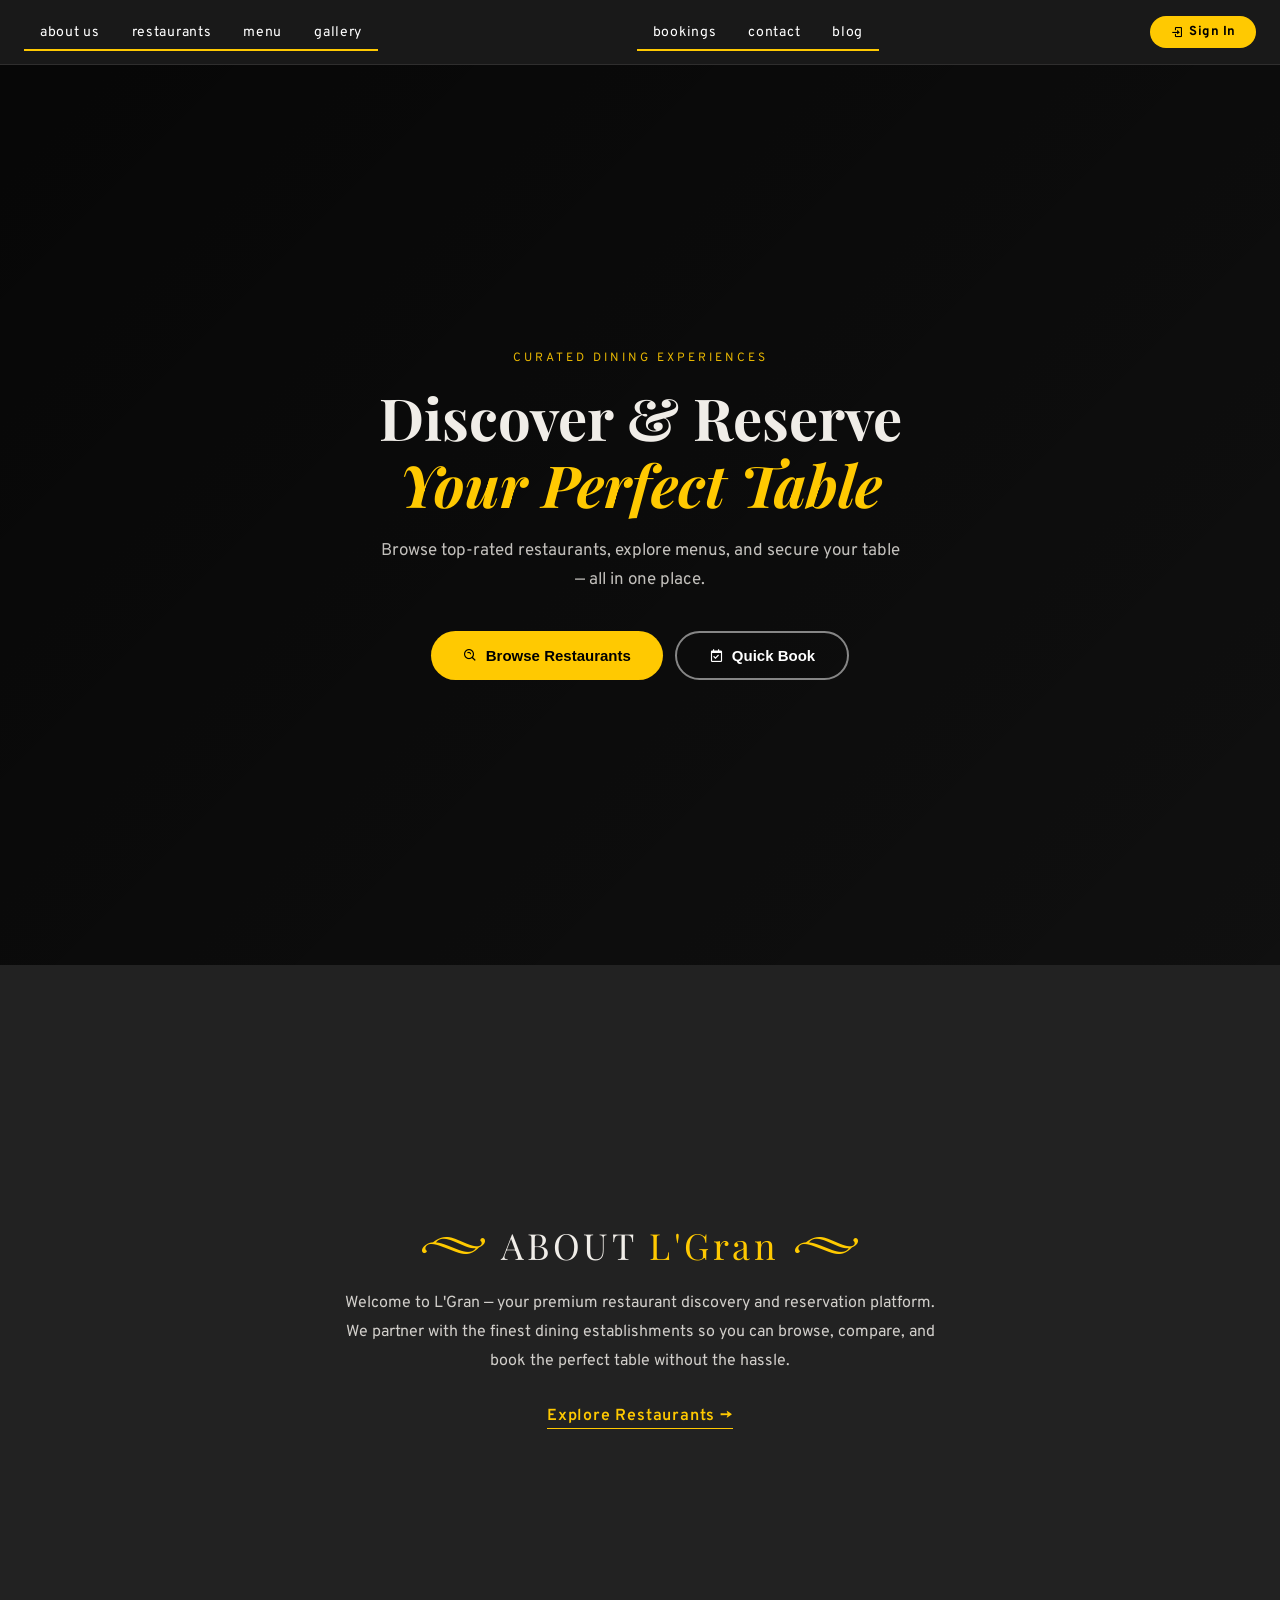
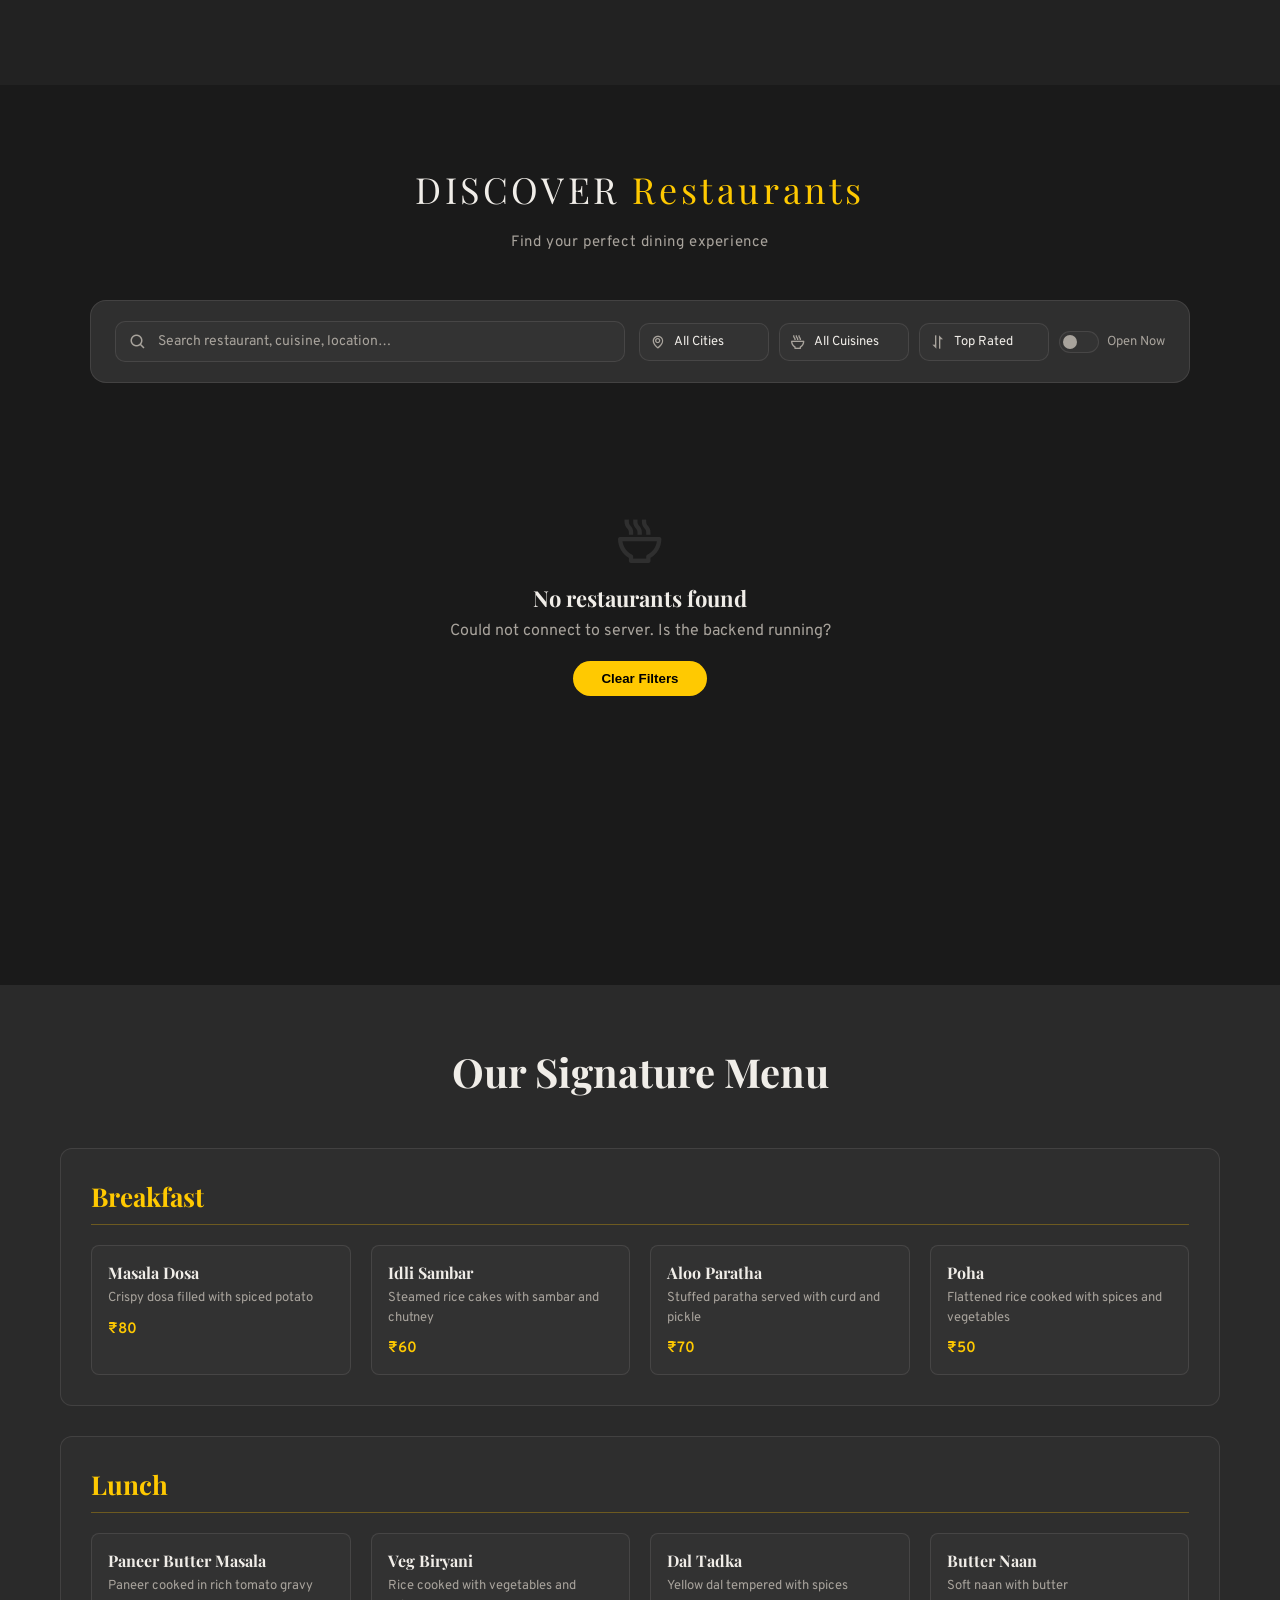
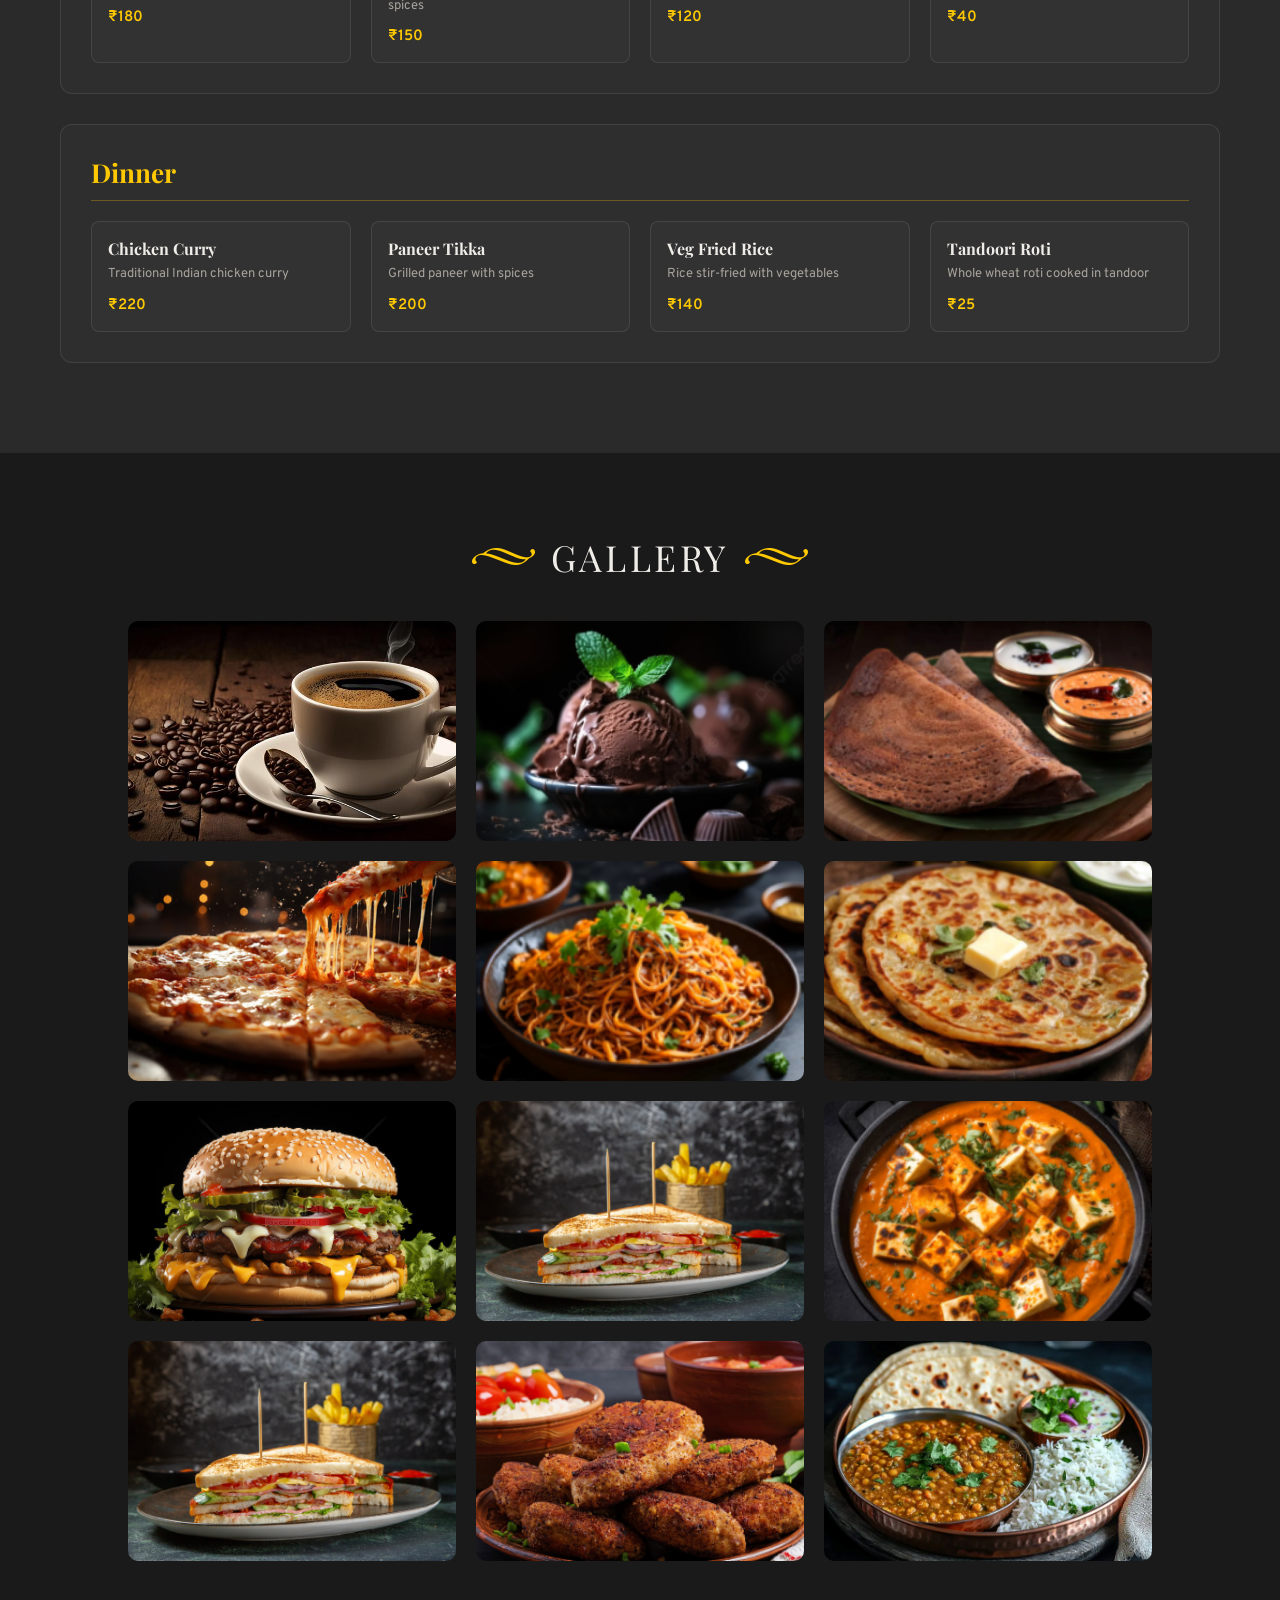
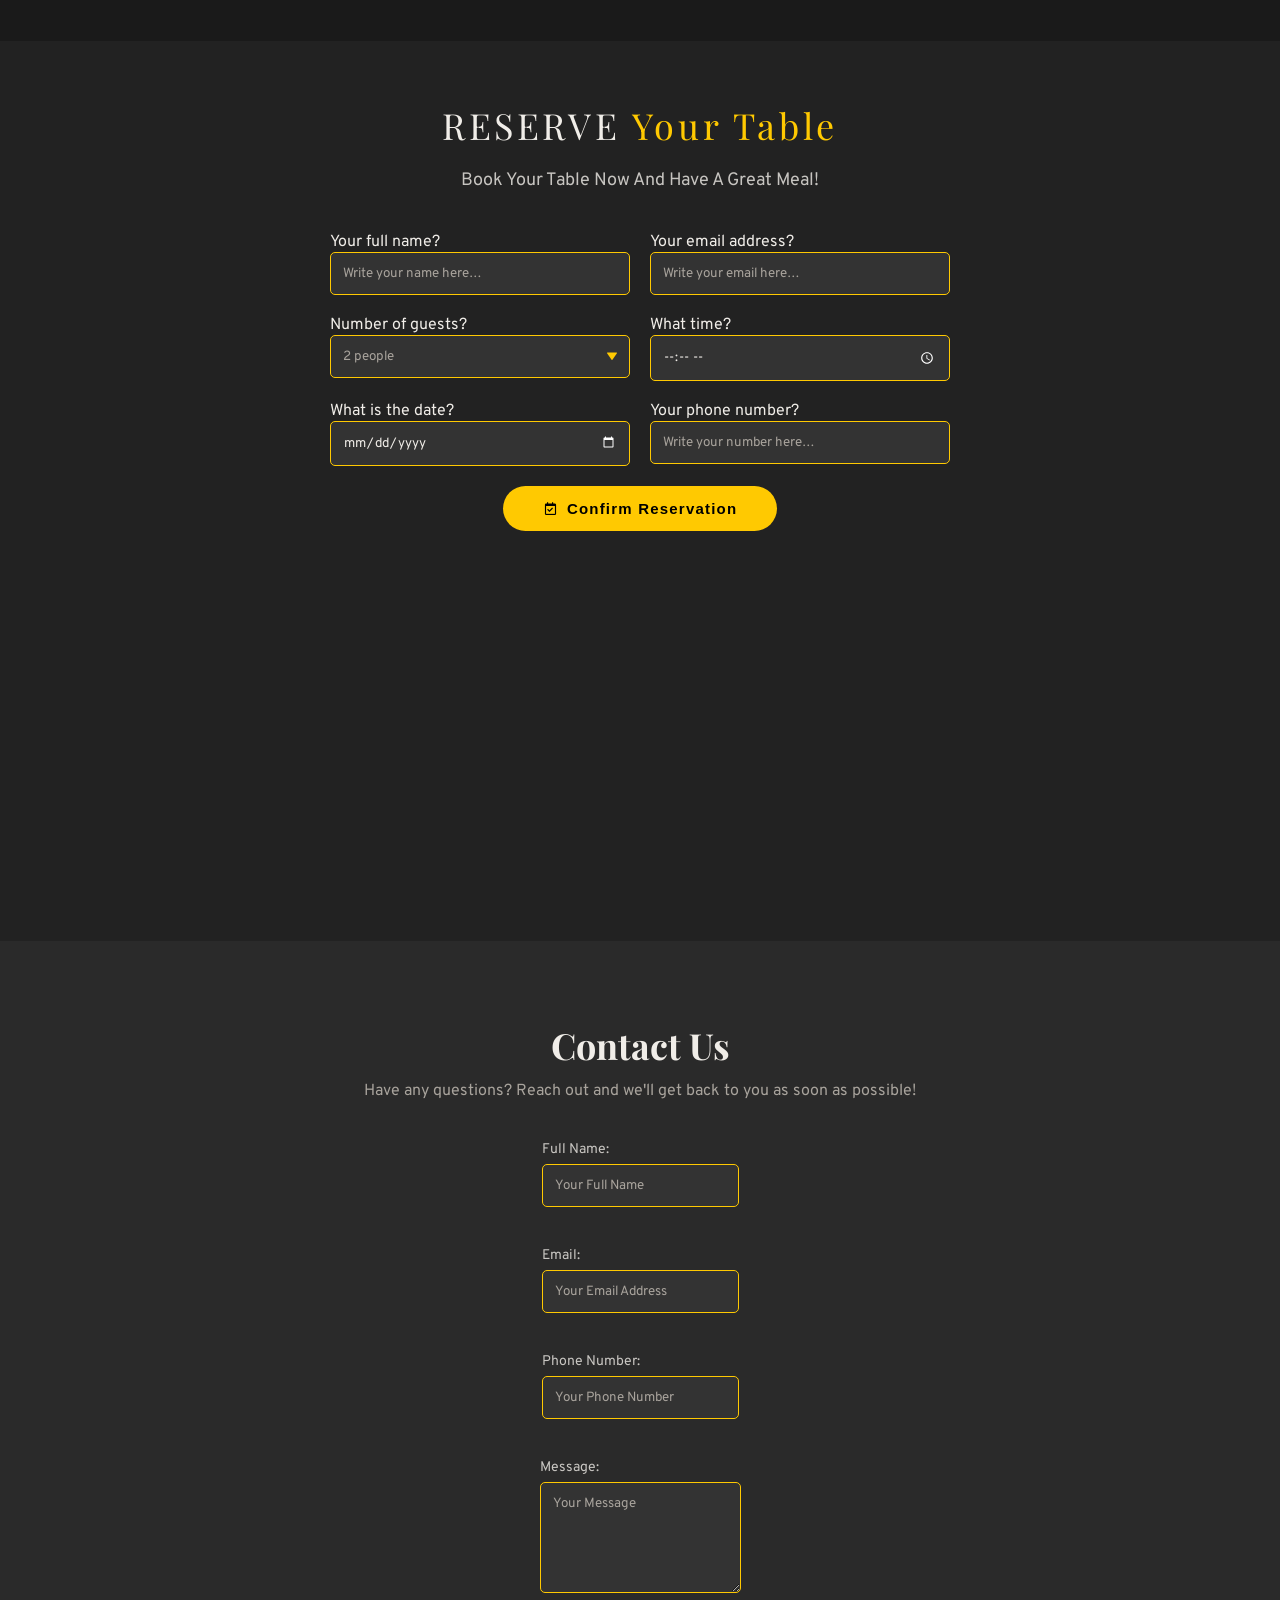
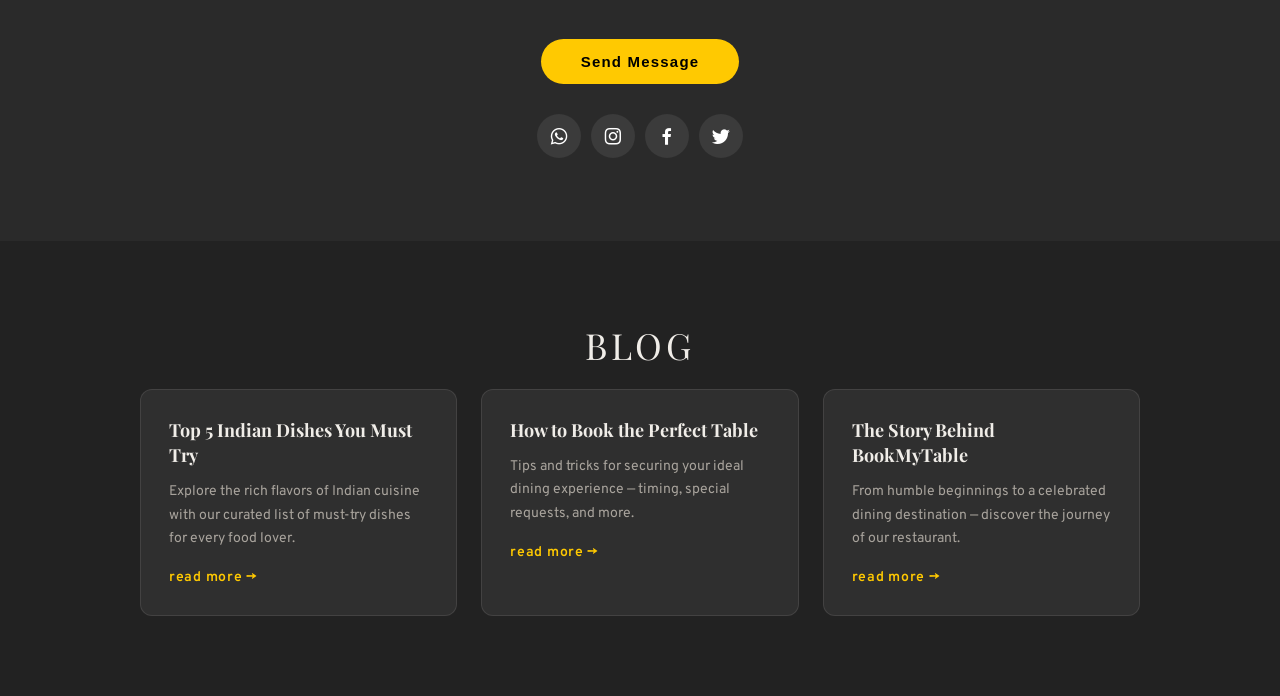
<file: index.html>
<!DOCTYPE html>
<html lang="en">

<head>
    <meta charset="UTF-8">
    <meta name="viewport" content="width=device-width, initial-scale=1.0">
    <title>BookMyTable — Discover & Reserve</title>

    <!-- Google Fonts -->
    <link rel="preconnect" href="https://fonts.googleapis.com">
    <link rel="preconnect" href="https://fonts.gstatic.com" crossorigin>
    <link href="https://fonts.googleapis.com/css2?family=Playfair+Display:ital,wght@0,500;0,700;1,500&family=Overpass:wght@300;400;600&display=swap" rel="stylesheet">

    <!-- Icons -->
    <link href='https://unpkg.com/boxicons@2.1.4/css/boxicons.min.css' rel='stylesheet'>

    <!-- Main CSS -->
    <link rel="stylesheet" href="style.css">
</head>

<body>
    <header>
        <nav>
            <ul class="left-links" type="none">
                <li><a href="#about"       class="link">about us</a></li>
                <li><a href="#restaurants" class="link">restaurants</a></li>
                <li><a href="#menu"        class="link">menu</a></li>
                <li><a href="#gallery"     class="link">gallery</a></li>
            </ul>

            <ul class="right-links" type="none">
                <li><a href="#booking"         class="link">bookings</a></li>
                <li><a href="#contact-section" class="link">contact</a></li>
                <li><a href="#blog"            class="link">blog</a></li>
            </ul>

            <div class="auth-controls" id="auth-controls"></div>

            <div class="menu-toggle">
                <i class='bx bx-menu'></i>
            </div>
        </nav>
    </header>

    <!-- HOME -->
    <section class="home show">
        <div class="overlay">
            <div class="home-content">
                <p class="home-eyebrow">Curated Dining Experiences</p>
                <h1>Discover &amp; Reserve<br><em>Your Perfect Table</em></h1>
                <p class="home-sub">Browse top-rated restaurants, explore menus, and secure your table — all in one place.</p>
                <div class="booking-box">
                    <button onclick="document.getElementById('restaurants').scrollIntoView({behavior:'smooth'})">
                        <i class='bx bx-search-alt'></i> Browse Restaurants
                    </button>
                    <button class="btn-outline" onclick="document.getElementById('booking').scrollIntoView({behavior:'smooth'})">
                        <i class='bx bx-calendar-check'></i> Quick Book
                    </button>
                </div>
            </div>
        </div>
    </section>

    <!-- ABOUT -->
    <section class="about" id="about">
        <div class="about-text">
            <div class="title">
                <img src="images/yellow wave.png" alt="">
                <p>ABOUT <span>L'Gran</span></p>
                <img src="images/yellow wave.png" alt="">
            </div>
            <p class="des">
                Welcome to L'Gran — your premium restaurant discovery and reservation platform.
                We partner with the finest dining establishments so you can browse, compare,
                and book the perfect table without the hassle.
            </p>
            <a href="#restaurants">
                Explore Restaurants <span>→</span>
            </a>
        </div>
    </section>

    <!-- RESTAURANTS -->
    <section class="restaurants-section" id="restaurants">
        <div class="restaurants-header">
            <div class="title">
                <p>DISCOVER <span>Restaurants</span></p>
            </div>
            <p class="section-sub">Find your perfect dining experience</p>
        </div>

        <!-- Search & Filter Bar -->
        <div class="filter-bar">
            <div class="search-wrap">
                <i class='bx bx-search'></i>
                <input
                    type="text"
                    id="restaurant-search"
                    placeholder="Search restaurant, cuisine, location…"
                    autocomplete="off"
                >
            </div>

            <div class="filter-selects">
                <div class="select-wrap">
                    <i class='bx bx-map'></i>
                    <select id="city-filter" title="Select City">
                        <option value="">All Cities</option>
                    </select>
                </div>

                <div class="select-wrap">
                    <i class='bx bx-bowl-hot'></i>
                    <select id="cuisine-filter" title="Select Cuisine">
                        <option value="">All Cuisines</option>
                    </select>
                </div>

                <div class="select-wrap">
                    <i class='bx bx-sort'></i>
                    <select id="sort-filter" title="Sort">
                        <option value="rating">Top Rated</option>
                        <option value="name">A-Z</option>
                    </select>
                </div>

                <label class="toggle-label">
                    <input type="checkbox" id="open-only-filter">
                    <span class="toggle-track"></span>
                    <span class="toggle-text">Open Now</span>
                </label>
            </div>
        </div>

        <!-- Restaurant Grid -->
        <div class="restaurant-grid" id="restaurant-grid">
            <!-- Cards injected by script.js -->
        </div>

        <!-- Loading / Empty States -->
        <div class="loading-spinner" id="restaurants-loading">
            <div class="spinner"></div>
            <p>Finding the finest restaurants…</p>
        </div>

        <div class="empty-state" id="restaurants-empty" >
            <i class='bx bx-bowl-hot'></i>
            <h3>No restaurants found</h3>
            <p>Try adjusting your filters or search term.</p>
            <button onclick="resetFilters()">Clear Filters</button>
        </div>
    </section>

    <!-- MENU -->
    <section class="menu" id="menu">
        <h1>Our Signature Menu</h1>

        <div class="menu-category">
            <h2>Breakfast</h2>
            <div class="menu-items">
                <div class="item"><h3>Masala Dosa</h3><p>Crispy dosa filled with spiced potato</p><span>₹80</span></div>
                <div class="item"><h3>Idli Sambar</h3><p>Steamed rice cakes with sambar and chutney</p><span>₹60</span></div>
                <div class="item"><h3>Aloo Paratha</h3><p>Stuffed paratha served with curd and pickle</p><span>₹70</span></div>
                <div class="item"><h3>Poha</h3><p>Flattened rice cooked with spices and vegetables</p><span>₹50</span></div>
            </div>
        </div>

        <div class="menu-category">
            <h2>Lunch</h2>
            <div class="menu-items">
                <div class="item"><h3>Paneer Butter Masala</h3><p>Paneer cooked in rich tomato gravy</p><span>₹180</span></div>
                <div class="item"><h3>Veg Biryani</h3><p>Rice cooked with vegetables and spices</p><span>₹150</span></div>
                <div class="item"><h3>Dal Tadka</h3><p>Yellow dal tempered with spices</p><span>₹120</span></div>
                <div class="item"><h3>Butter Naan</h3><p>Soft naan with butter</p><span>₹40</span></div>
            </div>
        </div>

        <div class="menu-category">
            <h2>Dinner</h2>
            <div class="menu-items">
                <div class="item"><h3>Chicken Curry</h3><p>Traditional Indian chicken curry</p><span>₹220</span></div>
                <div class="item"><h3>Paneer Tikka</h3><p>Grilled paneer with spices</p><span>₹200</span></div>
                <div class="item"><h3>Veg Fried Rice</h3><p>Rice stir-fried with vegetables</p><span>₹140</span></div>
                <div class="item"><h3>Tandoori Roti</h3><p>Whole wheat roti cooked in tandoor</p><span>₹25</span></div>
            </div>
        </div>
    </section>

    <!-- GALLERY -->
    <section class="gallery" id="gallery">
        <div class="title">
            <img src="images/yellow wave.png" alt="">
            <p>GALLERY</p>
            <img src="images/yellow wave.png" alt="">
        </div>
        <div class="gallery-image">
            <div>
                <img src="images/cofee.jpg" alt="Coffee">
                <img src="images/pizza.png" alt="Pizza">
                <img src="images/Burger.png" alt="Burger">
                <img src="images/sandwich.png" alt="Sandwich">
            </div>
            <div>
                <img src="images/ice-ceam.png" alt="Ice Cream">
                <img src="images/noodle.png" alt="Noodles">
                <img src="images/sandwich.png" alt="Sandwich">
                <img src="images/cutlet.png" alt="Cutlet">
            </div>
            <div>
                <img src="images/dosa.png" alt="Dosa">
                <img src="images/aloo-pratha.png" alt="Aloo Paratha">
                <img src="images/paneer.png" alt="Paneer">
                <img src="images/dal-makhani.png" alt="Dal Makhani">
            </div>
        </div>
    </section>

    <!-- BOOKING -->
    <section class="booking" id="booking">
        <div class="title">
            <p>RESERVE <span>Your Table</span></p>
        </div>
        <p class="sub-title">Book Your Table Now And Have A Great Meal!</p>

        <!-- Selected restaurant banner (shown when selected from card) -->
        <div class="selected-restaurant-banner" id="selected-restaurant-banner" >
            <div class="srb-inner">
                <i class='bx bxs-store'></i>
                <div>
                    <p class="srb-label">Booking at</p>
                    <p class="srb-name" id="srb-name">—</p>
                </div>
                <button class="srb-clear" onclick="clearSelectedRestaurant()">
                    <i class='bx bx-x'></i> Change
                </button>
            </div>
        </div>

        <form action="" id="booking-form">
            <input type="hidden" id="booking-restaurant-id"   name="restaurant_id">
            <input type="hidden" id="booking-restaurant-name" name="restaurant_name">

            <div class="first">
                <div class="input">
                    <p>Your full name?</p>
                    <input type="text" id="b-name" placeholder="Write your name here…">
                </div>
                <div class="input">
                    <p>Your email address?</p>
                    <input type="email" id="b-email" placeholder="Write your email here…">
                </div>
            </div>
            <div class="mid">
                <div class="input">
                    <p>Number of guests?</p>
                    <div class="input-i">
                        <input type="number" id="b-guests" min="1" max="20" placeholder="2 people">
                        <i class='bx bxs-down-arrow'></i>
                    </div>
                </div>
                <div class="input">
                    <p>What time?</p>
                    <div class="input-i">
                        <input type="time" id="b-time" placeholder="Time">
                    </div>
                </div>
            </div>
            <div class="last">
                <div class="input">
                    <p>What is the date?</p>
                    <div class="input-i">
                        <input type="date" id="b-date" name="date" placeholder="Date">
                    </div>
                </div>
                <div class="input">
                    <p>Your phone number?</p>
                    <input type="tel" id="b-phone" placeholder="Write your number here…">
                </div>
            </div>
            <button class="btn" type="submit">
                <i class='bx bx-calendar-check'></i> Confirm Reservation
            </button>
        </form>
    </section>

    <!-- CONTACT -->
    <section class="contact-section" id="contact-section">
        <div class="container">
            <h2>Contact Us</h2>
            <p>Have any questions? Reach out and we'll get back to you as soon as possible!</p>

            <form action="" method="POST" class="contact-form">
                <div class="form-group">
                    <label for="name">Full Name:</label>
                    <input type="text" id="name" name="name" placeholder="Your Full Name">
                </div>
                <div class="form-group">
                    <label for="email">Email:</label>
                    <input type="email" id="email" name="email" placeholder="Your Email Address">
                </div>
                <div class="form-group">
                    <label for="phone">Phone Number:</label>
                    <input type="tel" id="phone" name="phone" placeholder="Your Phone Number">
                </div>
                <div class="form-group">
                    <label for="message">Message:</label>
                    <textarea id="message" name="message" placeholder="Your Message" rows="5"></textarea>
                </div>
                <button type="submit" class="btn">Send Message</button>
            </form>

            <div class="contact-info">
                <div class="social-icons">
                    <a href="https://wa.me/" target="_blank" rel="noopener noreferrer" title="WhatsApp"><i class='bx bxl-whatsapp'></i></a>
                    <a href="https://instagram.com/yourusername" target="_blank" rel="noopener noreferrer" title="Instagram"><i class='bx bxl-instagram'></i></a>
                    <a href="https://facebook.com/yourusername" target="_blank" rel="noopener noreferrer" title="Facebook"><i class='bx bxl-facebook'></i></a>
                    <a href="https://twitter.com/yourusername" target="_blank" rel="noopener noreferrer" title="Twitter"><i class='bx bxl-twitter'></i></a>
                </div>
            </div>
        </div>
    </section>

    <!-- BLOG -->
    <section class="blog-section" id="blog">
        <div class="container">
            <div class="title"><p>BLOG</p></div>
            <div class="blog-grid">
                <div class="blog-card">
                    <h3>Top 5 Indian Dishes You Must Try</h3>
                    <p>Explore the rich flavors of Indian cuisine with our curated list of must-try dishes for every food lover.</p>
                    <a href="#" class="link">Read More →</a>
                </div>
                <div class="blog-card">
                    <h3>How to Book the Perfect Table</h3>
                    <p>Tips and tricks for securing your ideal dining experience — timing, special requests, and more.</p>
                    <a href="#" class="link">Read More →</a>
                </div>
                <div class="blog-card">
                    <h3>The Story Behind BookMyTable</h3>
                    <p>From humble beginnings to a celebrated dining destination — discover the journey of our restaurant.</p>
                    <a href="#" class="link">Read More →</a>
                </div>
            </div>
        </div>
    </section>

    <!-- TOAST NOTIFICATION -->
    <div class="toast" id="toast"></div>

    <script src="script.js"></script>
</body>

</html>
</file>
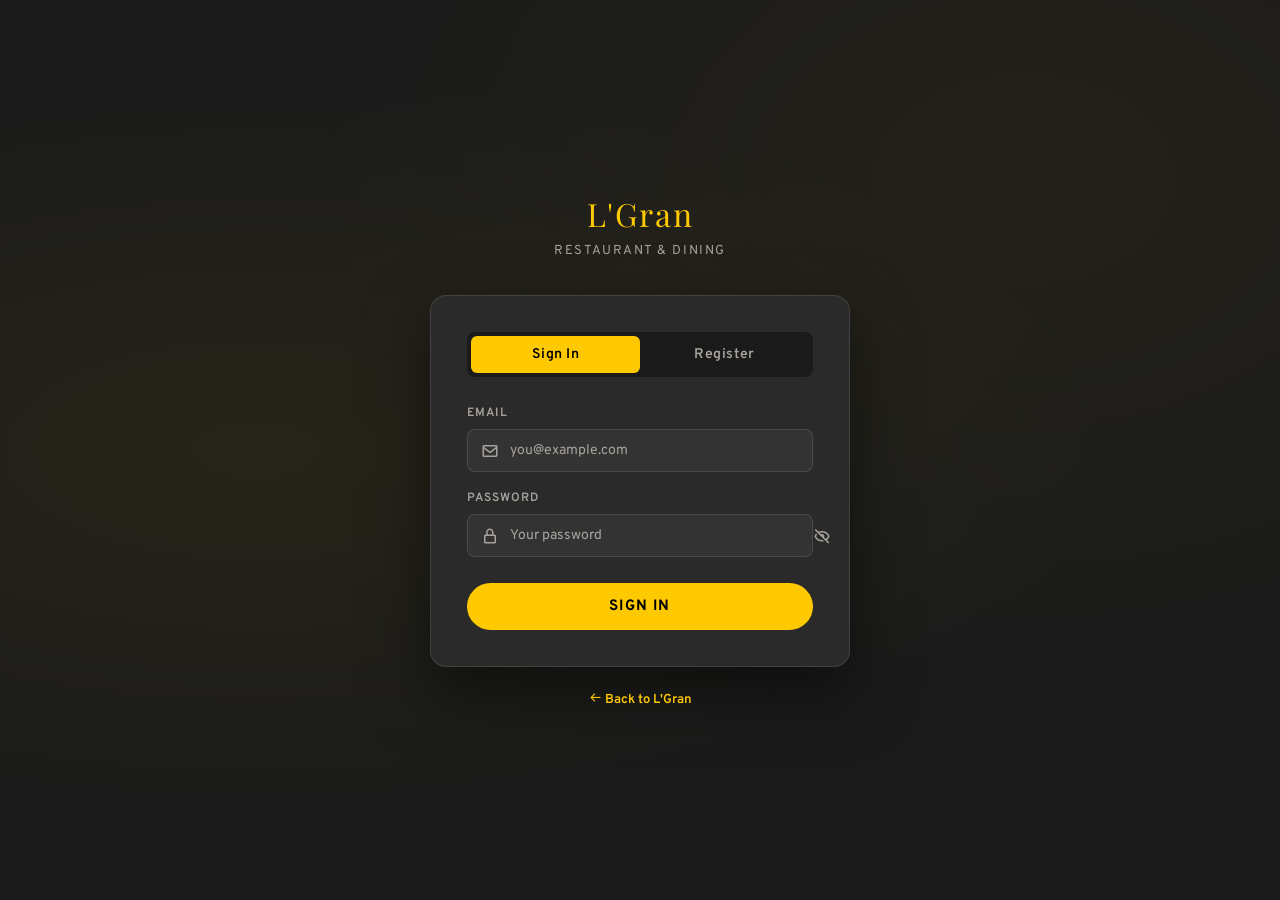
<file: login.html>
<!DOCTYPE html>
<html lang="en">

<head>
    <meta charset="UTF-8">
    <meta name="viewport" content="width=device-width, initial-scale=1.0">
    <title>Login — L'Gran</title>

    <!-- Google Fonts -->
    <link rel="preconnect" href="https://fonts.googleapis.com">
    <link rel="preconnect" href="https://fonts.gstatic.com" crossorigin>
    <link href="https://fonts.googleapis.com/css2?family=Playfair+Display:wght@500;700&family=Overpass:wght@300;400;600&display=swap" rel="stylesheet">

    <!-- Icons -->
    <link href="https://unpkg.com/boxicons@2.1.4/css/boxicons.min.css" rel="stylesheet">

    <style>
        :root {
            --primary:    #ffc901;
            --bg-dark:    #1a1a1a;
            --bg-card:    #2a2a2a;
            --bg-input:   #333333;
            --text-main:  #f0ede8;
            --text-muted: #a8a39c;
            --border:     rgba(240, 237, 232, 0.12);
        }

        * { margin: 0; padding: 0; box-sizing: border-box; }

        body {
            font-family: 'Overpass', sans-serif;
            background: var(--bg-dark);
            color: var(--text-main);
            min-height: 100vh;
            display: flex;
            flex-direction: column;
            align-items: center;
            justify-content: center;
            padding: 20px;
            background-image:
                radial-gradient(ellipse at 20% 50%, rgba(255,201,1,0.06) 0%, transparent 60%),
                radial-gradient(ellipse at 80% 20%, rgba(255,201,1,0.04) 0%, transparent 50%);
        }

        .brand {
            font-family: 'Playfair Display', serif;
            font-size: 32px;
            color: var(--primary);
            margin-bottom: 8px;
            letter-spacing: 0.05em;
        }

        .brand-sub {
            font-size: 13px;
            color: var(--text-muted);
            letter-spacing: 0.12em;
            text-transform: uppercase;
            margin-bottom: 36px;
        }

        .card {
            background: var(--bg-card);
            border: 1px solid var(--border);
            border-radius: 16px;
            width: 100%;
            max-width: 420px;
            padding: 36px;
            box-shadow: 0 24px 64px rgba(0,0,0,0.5);
        }

        /* ── Tabs ── */
        .tabs {
            display: flex;
            background: var(--bg-dark);
            border-radius: 8px;
            padding: 4px;
            margin-bottom: 28px;
        }

        .tab-btn {
            flex: 1;
            padding: 10px;
            border: none;
            background: transparent;
            color: var(--text-muted);
            font-family: 'Overpass', sans-serif;
            font-size: 14px;
            font-weight: 600;
            border-radius: 6px;
            cursor: pointer;
            transition: all 0.25s;
            letter-spacing: 0.04em;
        }

        .tab-btn.active {
            background: var(--primary);
            color: #000;
        }

        /* ── Form panels ── */
        .panel { display: none; }
        .panel.active { display: block; }

        .form-group {
            margin-bottom: 18px;
        }

        .form-group label {
            display: block;
            font-size: 12px;
            font-weight: 600;
            letter-spacing: 0.08em;
            text-transform: uppercase;
            color: var(--text-muted);
            margin-bottom: 8px;
        }

        .input-wrap {
            position: relative;
        }

        .input-wrap i {
            position: absolute;
            left: 14px;
            top: 50%;
            transform: translateY(-50%);
            font-size: 18px;
            color: var(--text-muted);
            pointer-events: none;
        }

        .input-wrap input {
            width: 100%;
            padding: 12px 14px 12px 42px;
            background: var(--bg-input);
            border: 1px solid var(--border);
            border-radius: 8px;
            color: var(--text-main);
            font-family: 'Overpass', sans-serif;
            font-size: 14px;
            transition: border-color 0.2s;
            outline: none;
        }

        .input-wrap input:focus {
            border-color: var(--primary);
        }

        .input-wrap input::placeholder {
            color: var(--text-muted);
        }

        /* password toggle */
        .toggle-pass {
            position: absolute;
            right: 14px;
            top: 50%;
            transform: translateY(-50%);
            background: none;
            border: none;
            cursor: pointer;
            color: var(--text-muted);
            font-size: 18px;
            padding: 0;
            line-height: 1;
        }

        .toggle-pass:hover { color: var(--primary); }

        .btn-submit {
            width: 100%;
            padding: 14px;
            background: var(--primary);
            color: #000;
            font-family: 'Overpass', sans-serif;
            font-weight: 700;
            font-size: 15px;
            letter-spacing: 0.08em;
            border: none;
            border-radius: 30px;
            cursor: pointer;
            transition: background 0.3s, opacity 0.3s;
            margin-top: 8px;
            text-transform: uppercase;
        }

        .btn-submit:hover    { background: #c19b2e; }
        .btn-submit:disabled { opacity: 0.6; cursor: not-allowed; }

        .msg {
            margin-top: 14px;
            padding: 10px 14px;
            border-radius: 8px;
            font-size: 13px;
            display: none;
        }

        .msg.error   { background: rgba(220,53,69,0.15); border: 1px solid rgba(220,53,69,0.4); color: #ff6b6b; }
        .msg.success { background: rgba(40,167,69,0.15);  border: 1px solid rgba(40,167,69,0.4);  color: #69db7c; }
        .msg.show    { display: block; }

        .back-link {
            text-align: center;
            margin-top: 24px;
            font-size: 13px;
            color: var(--text-muted);
        }

        .back-link a {
            color: var(--primary);
            text-decoration: none;
            font-weight: 600;
        }

        .back-link a:hover { text-decoration: underline; }

        .divider {
            display: flex;
            align-items: center;
            gap: 12px;
            margin: 20px 0;
            color: var(--text-muted);
            font-size: 12px;
        }

        .divider::before,
        .divider::after {
            content: '';
            flex: 1;
            height: 1px;
            background: var(--border);
        }

        @media (max-width: 480px) {
            .card { padding: 24px; }
        }
    </style>
</head>

<body>

    <div class="brand">L'Gran</div>
    <div class="brand-sub">Restaurant &amp; Dining</div>

    <div class="card">

        <!-- Tabs -->
        <div class="tabs">
            <button class="tab-btn active" id="tab-login"    onclick="switchTab('login')">Sign In</button>
            <button class="tab-btn"        id="tab-register" onclick="switchTab('register')">Register</button>
        </div>

        <!-- ── LOGIN PANEL ── -->
        <div class="panel active" id="panel-login">
            <div class="form-group">
                <label>Email</label>
                <div class="input-wrap">
                    <i class="bx bx-envelope"></i>
                    <input type="email" id="login-email" placeholder="you@example.com" autocomplete="email">
                </div>
            </div>
            <div class="form-group">
                <label>Password</label>
                <div class="input-wrap">
                    <i class="bx bx-lock-alt"></i>
                    <input type="password" id="login-password" placeholder="Your password" autocomplete="current-password">
                    <button class="toggle-pass" onclick="togglePass('login-password', this)" tabindex="-1">
                        <i class="bx bx-hide"></i>
                    </button>
                </div>
            </div>

            <button class="btn-submit" id="login-btn" onclick="handleLogin()">Sign In</button>
            <div class="msg" id="login-msg"></div>
        </div>

        <!-- ── REGISTER PANEL ── -->
        <div class="panel" id="panel-register">
            <div class="form-group">
                <label>Username</label>
                <div class="input-wrap">
                    <i class="bx bx-user"></i>
                    <input type="text" id="reg-username" placeholder="yourname" autocomplete="username">
                </div>
            </div>
            <div class="form-group">
                <label>Email</label>
                <div class="input-wrap">
                    <i class="bx bx-envelope"></i>
                    <input type="email" id="reg-email" placeholder="you@example.com" autocomplete="email">
                </div>
            </div>
            <div class="form-group">
                <label>Password <span style="font-size:11px;color:var(--text-muted)">(min. 6 chars)</span></label>
                <div class="input-wrap">
                    <i class="bx bx-lock-alt"></i>
                    <input type="password" id="reg-password" placeholder="Create a password" autocomplete="new-password">
                    <button class="toggle-pass" onclick="togglePass('reg-password', this)" tabindex="-1">
                        <i class="bx bx-hide"></i>
                    </button>
                </div>
            </div>
            <div class="form-group">
                <label>Confirm Password</label>
                <div class="input-wrap">
                    <i class="bx bx-lock-open-alt"></i>
                    <input type="password" id="reg-confirm" placeholder="Repeat password" autocomplete="new-password">
                </div>
            </div>

            <button class="btn-submit" id="reg-btn" onclick="handleRegister()">Create Account</button>
            <div class="msg" id="reg-msg"></div>
        </div>

    </div>

    <div class="back-link">
        <a href="index.html"><i class="bx bx-arrow-back"></i> Back to L'Gran</a>
    </div>

    <script src="login.js"></script>
</body>

</html>
</file>
<file: style.css>
/* =====================================================
BookMyTable — style.css
   ===================================================== */

/* Root variables */
:root {
    --primary:    #ffc901;
    --primary-dk: #c19b2e;
    --bg-dark:    #1a1a1a;
    --bg-mid:     #222222;
    --bg-section: #2a2a2a;
    --bg-card:    #2f2f2f;
    --bg-input:   #333333;
    --text-main:  #f0ede8;
    --text-muted: #a8a39c;
    --border:     rgba(240, 237, 232, 0.1);
    --green:      #4caf82;
    --red:        #e05252;
    --shadow-card: 0 8px 32px rgba(0, 0, 0, 0.45);
}

/* Reset */
* { margin: 0; padding: 0; box-sizing: border-box; }

body {
    font-family: 'Overpass', sans-serif;
    background-color: var(--bg-dark);
    color: var(--text-main);
}

h1, h2, h3, .title p {
    font-family: 'Playfair Display', serif;
}

/* ==================== HOME ==================== */

.home {
    height: 100vh;
    background: url('https://images.unsplash.com/photo-1555396273-367ea4eb4db5') no-repeat center center / cover;
    position: relative;
    opacity: 1 !important;
    transform: none !important;
}

.overlay {
    height: 100%;
    width: 100%;
    background: linear-gradient(135deg, rgba(0,0,0,0.75) 0%, rgba(0,0,0,0.4) 100%);
    display: flex;
    justify-content: center;
    align-items: center;
    text-align: center;
}

.home-eyebrow {
    font-size: 12px;
    letter-spacing: 0.25em;
    text-transform: uppercase;
    color: var(--primary);
    margin-bottom: 18px;
    opacity: 0.9;
}

.home-content h1 {
    font-size: 58px;
    line-height: 1.15;
    margin-bottom: 20px;
}

.home-content h1 em {
    font-style: italic;
    color: var(--primary);
}

.home-sub {
    font-size: 17px;
    margin-bottom: 36px;
    opacity: 0.8;
    max-width: 520px;
    margin-inline: auto;
    line-height: 1.7;
}

.booking-box {
    display: flex;
    flex-wrap: wrap;
    justify-content: center;
    gap: 12px;
}

.booking-box button {
    display: inline-flex;
    align-items: center;
    gap: 8px;
    padding: 14px 32px;
    border: none;
    background: var(--primary);
    color: black;
    font-weight: 700;
    font-size: 15px;
    border-radius: 30px;
    cursor: pointer;
    transition: background 0.3s, transform 0.2s;
}

.booking-box button:hover { background: var(--primary-dk); transform: translateY(-2px); }

.booking-box .btn-outline {
    background: transparent;
    border: 2px solid rgba(255,255,255,0.5);
    color: white;
}

.booking-box .btn-outline:hover {
    background: rgba(255,255,255,0.12);
    border-color: white;
}

/* ==================== HEADER ==================== */

header {
    width: 100%;
    padding: 16px 0;
    background: rgba(26, 26, 26, 0.92);
    -webkit-backdrop-filter: blur(14px);
    backdrop-filter: blur(14px);
    border-bottom: 1px solid var(--border);
    position: sticky;
    top: 0;
    z-index: 1000;
}

nav {
    max-width: 1280px;
    width: 100%;
    margin: auto;
    padding: 0 24px;
    display: flex;
    align-items: center;
    justify-content: space-between;
}

ul { display: flex; list-style: none; }

.link {
    padding: 10px 16px;
    position: relative;
    cursor: pointer;
    font-family: 'Overpass', sans-serif;
    letter-spacing: 0.05em;
    text-transform: lowercase;
    font-size: 14px;
}

.link::after {
    content: "";
    position: absolute;
    left: 0; bottom: 0;
    width: 0%; height: 2px;
    background: var(--primary);
    transition: 0.3s;
}

.link:hover::after, .link.active::after { width: 100%; }

a { text-decoration: none; color: white; }

/* ==================== AUTH CONTROLS ==================== */

.auth-controls {
    display: flex;
    align-items: center;
    margin-left: 12px;
    flex-shrink: 0;
}

.auth-login-btn {
    display: flex;
    align-items: center;
    gap: 6px;
    padding: 8px 20px;
    background: var(--primary);
    color: #000;
    font-family: 'Overpass', sans-serif;
    font-size: 13px;
    font-weight: 700;
    border-radius: 20px;
    text-decoration: none;
    letter-spacing: 0.04em;
    transition: background 0.3s;
    white-space: nowrap;
}

.auth-login-btn:hover { background: var(--primary-dk); color: #000; }

.auth-user { display: flex; align-items: center; gap: 8px; }
.auth-user i { font-size: 22px; color: var(--primary); }

.auth-name {
    font-size: 14px;
    font-weight: 600;
    color: var(--text-main);
    white-space: nowrap;
    max-width: 100px;
    overflow: hidden;
    text-overflow: ellipsis;
}

.auth-logout {
    display: flex;
    align-items: center;
    gap: 4px;
    padding: 6px 14px;
    border: 1px solid var(--border);
    background: transparent;
    color: var(--text-muted);
    font-family: 'Overpass', sans-serif;
    font-size: 12px;
    border-radius: 16px;
    cursor: pointer;
    transition: all 0.25s;
    white-space: nowrap;
}

.auth-logout:hover { border-color: var(--primary); color: var(--primary); }

/* ==================== ABOUT ==================== */

.about {
    min-height: 80vh;
    padding: 100px 60px;
    background-color: var(--bg-mid);
    
    background-size: cover;
    display: flex;
    align-items: center;
    justify-content: center;
}

.title {
    display: flex;
    align-items: center;
    justify-content: center;
    gap: 15px;
    margin-bottom: 20px;
}

.title p {
    font-size: 36px;
    font-family: 'Playfair Display', serif;
    letter-spacing: 0.1em;
}

.title span { color: var(--primary); }

.des {
    text-align: center;
    max-width: 600px;
    margin: auto;
    line-height: 1.8;
    font-size: 16px;
    opacity: 0.85;
}

.about-text { text-align: center; }

.about-text a {
    display: inline-block;
    margin-top: 30px;
    color: var(--primary);
    font-weight: 600;
    letter-spacing: 0.05em;
    border-bottom: 1px solid var(--primary);
    padding-bottom: 2px;
    transition: opacity 0.3s;
}

.about-text a:hover { opacity: 0.7; }

/* ==================== RESTAURANTS SECTION ==================== */

.restaurants-section {
    padding: 80px 5%;
    background-color: var(--bg-dark);
    min-height: 100vh;
}

.restaurants-header {
    text-align: center;
    margin-bottom: 48px;
}

.section-sub {
    text-align: center;
    color: var(--text-muted);
    font-size: 15px;
    margin-top: 8px;
    letter-spacing: 0.04em;
}

/* ── Filter Bar ── */

.filter-bar {
    display: flex;
    flex-wrap: wrap;
    gap: 14px;
    align-items: center;
    justify-content: center;
    max-width: 1100px;
    margin: 0 auto 52px;
    background: var(--bg-card);
    border: 1px solid var(--border);
    border-radius: 16px;
    padding: 20px 24px;
}

.search-wrap {
    position: relative;
    flex: 1;
    min-width: 220px;
}

.search-wrap i {
    position: absolute;
    left: 14px;
    top: 50%;
    transform: translateY(-50%);
    font-size: 18px;
    color: var(--text-muted);
    pointer-events: none;
}

.search-wrap input {
    width: 100%;
    padding: 11px 14px 11px 42px;
    background: var(--bg-input);
    border: 1px solid var(--border);
    border-radius: 10px;
    color: var(--text-main);
    font-family: 'Overpass', sans-serif;
    font-size: 14px;
    outline: none;
    transition: border-color 0.2s;
}

.search-wrap input:focus { border-color: var(--primary); }
.search-wrap input::placeholder { color: var(--text-muted); }

.filter-selects {
    display: flex;
    flex-wrap: wrap;
    gap: 10px;
    align-items: center;
}

.select-wrap {
    position: relative;
    display: flex;
    align-items: center;
}

.select-wrap i {
    position: absolute;
    left: 11px;
    font-size: 16px;
    color: var(--text-muted);
    pointer-events: none;
    z-index: 1;
}

.select-wrap select {
    padding: 10px 14px 10px 34px;
    background: var(--bg-input);
    border: 1px solid var(--border);
    border-radius: 10px;
    color: var(--text-main);
    font-family: 'Overpass', sans-serif;
    font-size: 13px;
    cursor: pointer;
    outline: none;
    appearance: none;
    min-width: 130px;
    transition: border-color 0.2s;
}

.select-wrap select:focus { border-color: var(--primary); }

/* Open-only toggle */

.toggle-label {
    display: flex;
    align-items: center;
    gap: 8px;
    cursor: pointer;
    -webkit-user-select: none;
    user-select: none;
}

.toggle-label input[type="checkbox"] { display: none; }

.toggle-track {
    width: 40px;
    height: 22px;
    background: var(--bg-input);
    border: 1px solid var(--border);
    border-radius: 11px;
    position: relative;
    transition: background 0.25s;
}

.toggle-track::after {
    content: '';
    position: absolute;
    left: 3px;
    top: 3px;
    width: 14px;
    height: 14px;
    background: var(--text-muted);
    border-radius: 50%;
    transition: left 0.25s, background 0.25s;
}

.toggle-label input:checked + .toggle-track {
    background: var(--green);
    border-color: var(--green);
}

.toggle-label input:checked + .toggle-track::after {
    left: 21px;
    background: white;
}

.toggle-text {
    font-size: 13px;
    color: var(--text-muted);
    white-space: nowrap;
}

/* ── Restaurant Grid ── */

.restaurant-grid {
    display: grid;
    grid-template-columns: repeat(auto-fill, minmax(300px, 1fr));
    gap: 28px;
    max-width: 1200px;
    margin: 0 auto;
}

/* ── Restaurant Card ── */

.restaurant-card {
    background: rgba(47, 47, 47, 0.7);
    border: 1px solid var(--border);
    border-radius: 18px;
    overflow: hidden;
    transition: transform 0.3s ease, box-shadow 0.3s ease, border-color 0.3s ease;
    position: relative;
    -webkit-backdrop-filter: blur(12px);
    backdrop-filter: blur(12px);
    box-shadow: var(--shadow-card);
}

.restaurant-card:hover {
    transform: translateY(-6px);
    box-shadow: 0 20px 50px rgba(0,0,0,0.55);
    border-color: rgba(255, 201, 1, 0.35);
}

.restaurant-card.closed {
    opacity: 0.7;
}



/* Image */
.rc-image {
    position: relative;
    height: 210px;
    overflow: hidden;
}

.rc-image img {
    width: 100%;
    height: 100%;
    object-fit: cover;
    transition: transform 0.5s ease;
}

.restaurant-card:hover .rc-image img {
    transform: scale(1.07);
}

/* Status badge */
.rc-status {
    position: absolute;
    top: 12px;
    right: 12px;
    padding: 5px 12px;
    border-radius: 20px;
    font-size: 11px;
    font-weight: 700;
    letter-spacing: 0.08em;
    text-transform: uppercase;
}

.rc-status.open {
    background: rgba(76, 175, 130, 0.9);
    color: #fff;
}

.rc-status.closed {
    background: rgba(224, 82, 82, 0.9);
    color: #fff;
}

/* Favourite button */
.rc-fav {
    position: absolute;
    top: 12px;
    left: 12px;
    width: 34px;
    height: 34px;
    border-radius: 50%;
    border: none;
    background: rgba(0,0,0,0.45);
    color: var(--text-muted);
    font-size: 18px;
    cursor: pointer;
    display: flex;
    align-items: center;
    justify-content: center;
    transition: background 0.2s, color 0.2s;
    -webkit-backdrop-filter: blur(6px);
    backdrop-filter: blur(6px);
}

.rc-fav:hover,
.rc-fav.active { background: rgba(224, 82, 82, 0.8); color: #fff; }
.rc-fav.active i::before { content: "\ed17"; } /* bxs-heart */

/* Body */
.rc-body {
    padding: 20px;
}

.rc-top {
    display: flex;
    justify-content: space-between;
    align-items: flex-start;
    margin-bottom: 8px;
    gap: 8px;
}

.rc-name {
    font-family: 'Playfair Display', serif;
    font-size: 18px;
    line-height: 1.3;
    color: var(--text-main);
}

.rc-rating {
    display: flex;
    align-items: center;
    gap: 4px;
    background: rgba(255, 201, 1, 0.15);
    border: 1px solid rgba(255, 201, 1, 0.3);
    border-radius: 20px;
    padding: 3px 10px;
    white-space: nowrap;
    flex-shrink: 0;
}

.rc-rating i { color: var(--primary); font-size: 13px; }
.rc-rating span { font-size: 13px; font-weight: 600; color: var(--primary); }

.rc-meta {
    display: flex;
    flex-wrap: wrap;
    gap: 8px;
    margin-bottom: 12px;
}

.rc-tag {
    display: inline-flex;
    align-items: center;
    gap: 4px;
    padding: 3px 10px;
    background: var(--bg-input);
    border-radius: 20px;
    font-size: 11px;
    color: var(--text-muted);
    letter-spacing: 0.04em;
}

.rc-tag i { font-size: 12px; }
.rc-tag.cuisine { color: var(--primary); background: rgba(255,201,1,0.08); }

.rc-address {
    display: flex;
    align-items: flex-start;
    gap: 6px;
    font-size: 12px;
    color: var(--text-muted);
    line-height: 1.5;
    margin-bottom: 16px;
}

.rc-address i { font-size: 14px; flex-shrink: 0; margin-top: 1px; }

/* Actions */
.rc-actions {
    display: flex;
    gap: 10px;
}

.rc-btn-book {
    flex: 1;
    padding: 10px 14px;
    background: var(--primary);
    color: #000;
    font-family: 'Overpass', sans-serif;
    font-weight: 700;
    font-size: 13px;
    border: none;
    border-radius: 24px;
    cursor: pointer;
    transition: background 0.3s, transform 0.2s;
    display: flex;
    align-items: center;
    justify-content: center;
    gap: 6px;
    letter-spacing: 0.04em;
}

.rc-btn-book:hover { background: var(--primary-dk); transform: translateY(-1px); }
.rc-btn-book:disabled {
    background: var(--bg-input);
    color: var(--text-muted);
    cursor: not-allowed;
    transform: none;
}

.rc-btn-map {
    padding: 10px 14px;
    background: transparent;
    border: 1px solid var(--border);
    border-radius: 24px;
    color: var(--text-muted);
    font-size: 13px;
    cursor: pointer;
    transition: border-color 0.2s, color 0.2s;
    display: flex;
    align-items: center;
    gap: 5px;
    text-decoration: none;
    white-space: nowrap;
}

.rc-btn-map:hover { border-color: var(--primary); color: var(--primary); }

/* ── Loading spinner ── */

.loading-spinner {
    text-align: center;
    padding: 60px 20px;
    color: var(--text-muted);
    font-size: 14px;
}

.spinner {
    width: 44px;
    height: 44px;
    border: 3px solid var(--border);
    border-top-color: var(--primary);
    border-radius: 50%;
    animation: spin 0.85s linear infinite;
    margin: 0 auto 16px;
}

@keyframes spin { to { transform: rotate(360deg); } }

/* ── Empty state ── */

.empty-state {
    text-align: center;
    padding: 80px 20px;
    color: var(--text-muted);
    display: none;
}

.empty-state i {
    font-size: 52px;
    color: var(--border);
    margin-bottom: 16px;
    display: block;
}

.empty-state h3 {
    font-size: 22px;
    margin-bottom: 8px;
    color: var(--text-main);
}

.empty-state p { margin-bottom: 20px; }

.empty-state button {
    padding: 10px 28px;
    background: var(--primary);
    color: #000;
    border: none;
    border-radius: 24px;
    font-weight: 700;
    cursor: pointer;
    transition: background 0.3s;
}

.empty-state button:hover { background: var(--primary-dk); }

/* ==================== BOOKING ==================== */

.booking {
    min-height: 100vh;
    padding: 60px;
    background-color: var(--bg-mid);
    background-size: cover;
    background-position: center;
    background-repeat: no-repeat;
}

/* Selected restaurant banner */

.selected-restaurant-banner {
    max-width: 680px;
    margin: 0 auto 32px;
    display: none;
}

.srb-inner {
    display: flex;
    align-items: center;
    gap: 14px;
    background: rgba(255, 201, 1, 0.08);
    border: 1px solid rgba(255, 201, 1, 0.3);
    border-radius: 12px;
    padding: 14px 20px;
}

.srb-inner > i {
    font-size: 28px;
    color: var(--primary);
    flex-shrink: 0;
}

.srb-inner > div { flex: 1; }

.srb-label {
    font-size: 11px;
    letter-spacing: 0.1em;
    color: var(--text-muted);
    text-transform: uppercase;
}

.srb-name {
    font-family: 'Playfair Display', serif;
    font-size: 18px;
    color: var(--primary);
}

.srb-clear {
    background: transparent;
    border: 1px solid var(--border);
    color: var(--text-muted);
    padding: 7px 14px;
    border-radius: 20px;
    font-size: 12px;
    cursor: pointer;
    display: flex;
    align-items: center;
    gap: 4px;
    transition: all 0.2s;
    flex-shrink: 0;
}

.srb-clear:hover { border-color: var(--red); color: var(--red); }

.sub-title {
    text-align: center;
    margin-bottom: 40px;
    font-size: 18px;
    opacity: 0.8;
}

form {
    display: flex;
    flex-direction: column;
    align-items: center;
    gap: 20px;
}

.first, .mid, .last {
    display: flex;
    gap: 20px;
    flex-wrap: wrap;
    justify-content: center;
}

input, textarea {
    width: 300px;
    padding: 12px;
    border: 1px solid var(--primary);
    border-radius: 5px;
    background: var(--bg-input);
    color: var(--text-main);
    font-family: 'Overpass', sans-serif;
}

input::placeholder, textarea::placeholder { color: var(--text-muted); }

input[type="date"],
input[type="time"] { color-scheme: dark; }

.input-i {
    position: relative;
    display: flex;
    align-items: center;
}

.input-i i {
    position: absolute;
    right: 12px;
    font-size: 12px;
    color: var(--primary);
    pointer-events: none;
}

.btn {
    background: var(--primary);
    color: black;
    padding: 14px 40px;
    border-radius: 30px;
    border: none;
    cursor: pointer;
    font-weight: 600;
    font-size: 15px;
    letter-spacing: 0.08em;
    transition: background 0.3s, transform 0.2s;
    display: inline-flex;
    align-items: center;
    gap: 8px;
}

.btn:hover { background: var(--primary-dk); transform: translateY(-2px); }

/* ==================== MENU ==================== */

.menu {
    min-height: 100vh;
    padding: 60px;
    background-color: var(--bg-section);
    background-size: cover;
}

.menu h1 {
    text-align: center;
    font-size: 40px;
    margin-bottom: 50px;
    color: var(--text-main);
}

.menu-category {
    background: rgba(47, 47, 47, 0.85);
    padding: 30px;
    border-radius: 12px;
    margin-bottom: 30px;
    border: 1px solid var(--border);
}

.menu-category h2 {
    color: var(--primary);
    font-size: 26px;
    margin-bottom: 20px;
    border-bottom: 1px solid rgba(255, 193, 1, 0.3);
    padding-bottom: 10px;
}

.menu-items {
    display: grid;
    grid-template-columns: repeat(auto-fill, minmax(220px, 1fr));
    gap: 20px;
}

.item {
    background: rgba(51, 51, 51, 0.9);
    border: 1px solid var(--border);
    border-radius: 8px;
    padding: 16px;
    transition: border-color 0.3s;
}

.item:hover { border-color: var(--primary); }
.item h3 { font-size: 16px; margin-bottom: 6px; color: var(--text-main); }
.item p { font-size: 13px; color: var(--text-muted); margin-bottom: 10px; line-height: 1.5; }
.item span { color: var(--primary); font-weight: 600; font-size: 15px; }

/* ==================== GALLERY ==================== */

.gallery {
    padding: 80px 10%;
    background-color: var(--bg-dark);
    text-align: center;
}

.gallery-image {
    display: grid;
    grid-template-columns: repeat(3, 1fr);
    gap: 20px;
    margin-top: 40px;
}

.gallery-image div { display: flex; flex-direction: column; gap: 20px; }

.gallery-image img {
    width: 100%;
    height: 220px;
    object-fit: cover;
    border-radius: 10px;
    transition: transform 0.3s;
}

.gallery-image img:hover { transform: scale(1.05); }

/* ==================== CONTACT ==================== */

.contact-section {
    min-height: 100vh;
    padding: 80px 60px;
    background-color: var(--bg-section);
    background-size: cover;
    background-position: center;
    background-repeat: no-repeat;
}

.contact-section h2 { text-align: center; font-size: 36px; margin-bottom: 12px; }
.contact-section > .container > p { text-align: center; color: var(--text-muted); margin-bottom: 40px; }

.contact-form { max-width: 600px; margin: auto; }

.form-group { margin-bottom: 20px; }

.form-group label { display: block; margin-bottom: 6px; font-size: 14px; opacity: 0.8; }

.form-group input,
.form-group textarea { width: 100%; }

.social-icons {
    text-align: center;
    margin-top: 30px;
    display: flex;
    justify-content: center;
    gap: 10px;
}

.social-icons a {
    display: inline-flex;
    align-items: center;
    justify-content: center;
    width: 44px;
    height: 44px;
    background: rgba(255, 255, 255, 0.08);
    border-radius: 50%;
    transition: background 0.3s, color 0.3s;
}

.social-icons i { font-size: 22px; }
.social-icons a:hover { background: var(--primary); color: black; }

/* ==================== BLOG ==================== */

.blog-section { padding: 80px 60px; background-color: var(--bg-mid); }

.blog-grid {
    display: grid;
    grid-template-columns: repeat(auto-fill, minmax(280px, 1fr));
    gap: 24px;
    max-width: 1000px;
    margin: auto;
}

.blog-card {
    background: var(--bg-card);
    border: 1px solid var(--border);
    border-radius: 12px;
    padding: 28px;
    transition: border-color 0.3s;
}

.blog-card:hover { border-color: var(--primary); }
.blog-card h3 { font-size: 18px; margin-bottom: 12px; line-height: 1.4; }
.blog-card p { font-size: 14px; color: var(--text-muted); line-height: 1.7; margin-bottom: 16px; }
.blog-card .link { color: var(--primary); font-size: 14px; font-weight: 600; padding: 0; }
.blog-card .link::after { display: none; }

/* ==================== TOAST ==================== */

.toast {
    position: fixed;
    bottom: 28px;
    left: 50%;
    transform: translateX(-50%) translateY(80px);
    background: var(--bg-card);
    border: 1px solid var(--border);
    color: var(--text-main);
    padding: 14px 28px;
    border-radius: 30px;
    font-size: 14px;
    font-weight: 600;
    box-shadow: 0 8px 32px rgba(0,0,0,0.5);
    z-index: 9999;
    opacity: 0;
    transition: transform 0.4s ease, opacity 0.4s ease;
    max-width: 380px;
    text-align: center;
    pointer-events: none;
}

.toast.show {
    transform: translateX(-50%) translateY(0);
    opacity: 1;
}

.toast.success { border-color: var(--green); color: var(--green); }
.toast.error   { border-color: var(--red);   color: var(--red); }

/* ==================== SCROLL ANIMATION ==================== */

section {
    opacity: 0;
    transform: translateY(40px);
    transition: opacity 0.6s ease, transform 0.6s ease;
}

section.show { opacity: 1; transform: translateY(0); }

/* ==================== SCROLLBAR ==================== */

::-webkit-scrollbar { width: 0; }

/* ==================== RESPONSIVE ==================== */

.menu-toggle { display: none; }

@media (max-width: 1024px) {
    .restaurant-grid {
        grid-template-columns: repeat(auto-fill, minmax(260px, 1fr));
    }
}

@media (max-width: 900px) {
    nav { padding: 0 20px; }

    ul {
        position: absolute;
        top: 65px;
        left: -100%;
        flex-direction: column;
        background: var(--bg-dark);
        width: 100%;
        transition: 0.3s;
        z-index: 999;
        border-bottom: 1px solid var(--border);
    }

    ul.active { left: 0; }

    .menu-toggle { display: block; font-size: 28px; cursor: pointer; }

    .home-content h1 { font-size: 38px; }

    .gallery-image { grid-template-columns: 1fr; }
    .menu-items { grid-template-columns: 1fr 1fr; }

    .about, .menu, .booking, .contact-section, .blog-section {
        padding: 60px 20px;
    }

    .restaurants-section { padding: 60px 4%; }
    .filter-bar { padding: 16px; }
}

@media (max-width: 600px) {
    .restaurant-grid { grid-template-columns: 1fr; }

    .filter-selects { flex-direction: column; align-items: stretch; width: 100%; }
    .select-wrap { width: 100%; }
    .select-wrap select { min-width: unset; width: 100%; }

    .booking { padding: 60px 20px; }
}

@media (max-width: 500px) {
    .menu-items { grid-template-columns: 1fr; }

    input { width: 100%; }

    .first, .mid, .last {
        width: 100%;
        flex-direction: column;
        align-items: center;
    }
}
</file>
